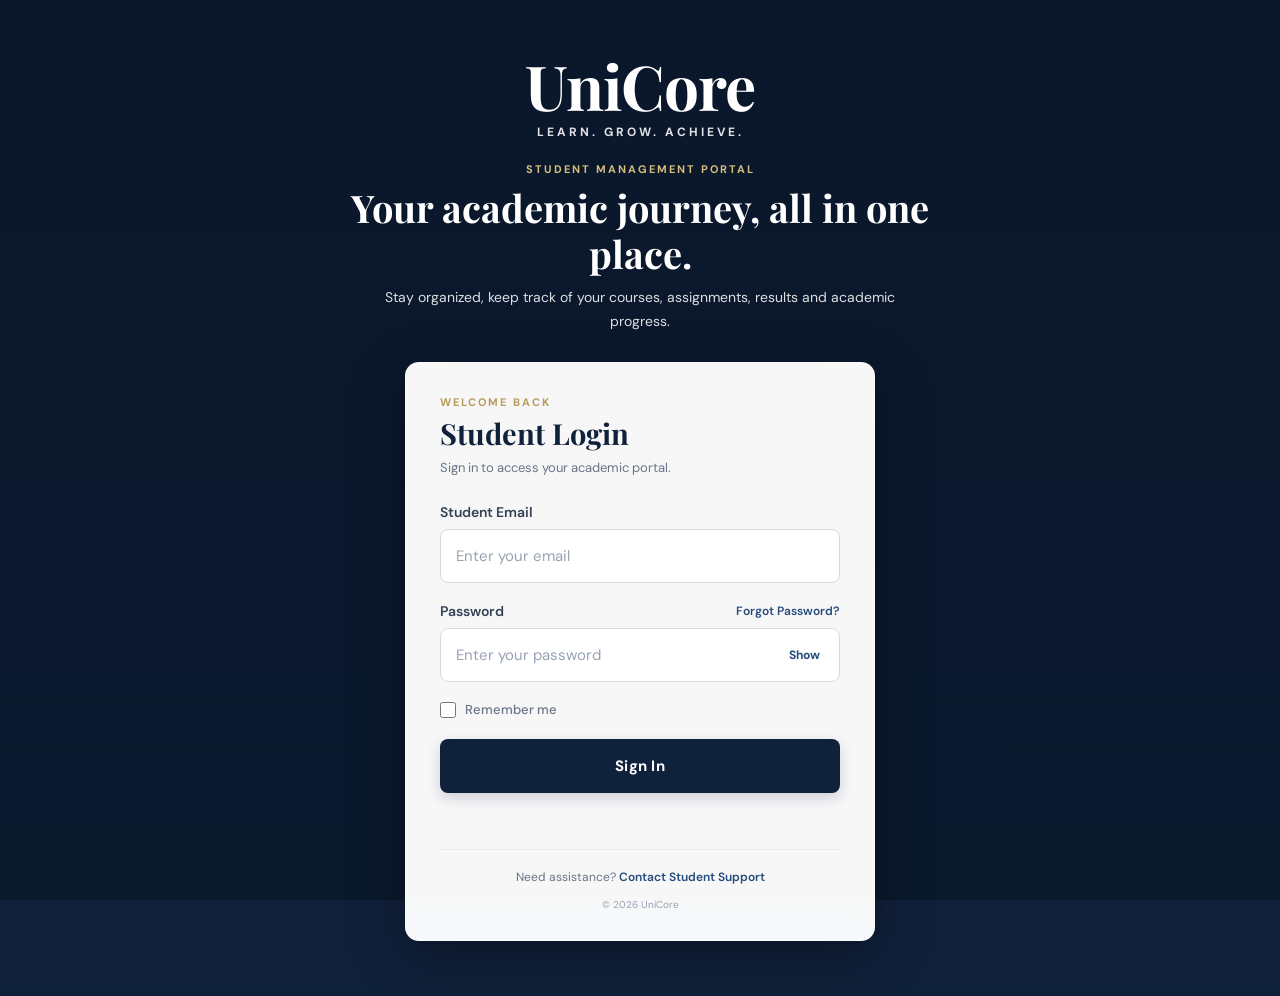
<file: index.html>
<!DOCTYPE html>
<html lang="en">

<head>
    <meta charset="UTF-8">
    <meta name="viewport" content="width=device-width, initial-scale=1.0">

    <title>UniCore | Student Login</title>

    <link rel="preconnect" href="https://fonts.googleapis.com">
    <link rel="preconnect" href="https://fonts.gstatic.com" crossorigin>

    <link href="https://fonts.googleapis.com/css2?family=DM+Sans:wght@400;500;600;700&family=Playfair+Display:wght@600;700&display=swap" rel="stylesheet">

    <link rel="stylesheet" href="style.css">
</head>

<body class="login-body">

    <div class="login-page">

        <!-- BACKGROUND -->
        <div class="login-background"></div>
        <div class="login-overlay"></div>


        <!-- LOGIN CONTENT -->
        <main class="login-content">

            <!-- BRAND -->
            <div class="login-brand">

                <h1>UniCore</h1>

                <p>LEARN. GROW. ACHIEVE.</p>

            </div>


            <!-- PORTAL INTRO -->
            <div class="login-intro">

                <span>
                    STUDENT MANAGEMENT PORTAL
                </span>

                <h2>
                    Your academic journey,
                    <strong>all in one place.</strong>
                </h2>

                <p>
                    Stay organized, keep track of your courses,
                    assignments, results and academic progress.
                </p>

            </div>


            <!-- LOGIN BOX -->
            <section class="login-box">

                <div class="login-heading">

                    <span>WELCOME BACK</span>

                    <h2>Student Login</h2>

                    <p>
                        Sign in to access your academic portal.
                    </p>

                </div>


                <form id="loginForm">

                    <!-- EMAIL -->
                    <div class="form-group">

                        <label for="email">
                            Student Email
                        </label>

                        <input
                            type="email"
                            id="email"
                            name="email"
                            placeholder="Enter your email"
                            required
                        >

                    </div>


                    <!-- PASSWORD -->
                    <div class="form-group">

                        <div class="password-label">

                            <label for="password">
                                Password
                            </label>

                            <a href="#" id="forgotPassword">
                                Forgot Password?
                            </a>

                        </div>


                        <div class="password-field">

                            <input
                                type="password"
                                id="password"
                                name="password"
                                placeholder="Enter your password"
                                required
                            >

                            <button
                                type="button"
                                id="togglePassword"
                                class="password-toggle"
                            >
                                Show
                            </button>

                        </div>

                    </div>


                    <!-- REMEMBER -->
                    <div class="remember-row">

                        <label class="remember-label">

                            <input
                                type="checkbox"
                                id="rememberMe"
                            >

                            <span>
                                Remember me
                            </span>

                        </label>

                    </div>


                    <!-- LOGIN BUTTON -->
                    <button
                        type="submit"
                        class="login-btn"
                    >
                        Sign In
                    </button>


                    <!-- MESSAGE -->
                    <p
                        id="loginMessage"
                        class="login-message"
                    ></p>

                </form>


                <!-- FOOTER -->
                <div class="login-footer">

                    <p>
                        Need assistance?
                        <a href="#">
                            Contact Student Support
                        </a>
                    </p>

                    <span>
                        © 2026 UniCore
                    </span>

                </div>

            </section>

        </main>

    </div>


    <script src="script.js"></script>

</body>

</html>
</file>
<file: style.css>
/* =========================================================
   UNICORE STUDENT PORTAL
   Professional Responsive Style Sheet
   ========================================================= */


/* =========================================================
   ROOT
   ========================================================= */

:root {
    --navy: #10213b;
    --navy-dark: #081426;
    --navy-soft: #17345a;

    --blue: #244b7a;
    --blue-light: #edf3f9;
    --blue-soft: #dce8f4;

    --gold: #b89a5a;
    --gold-light: #f5eedf;

    --white: #ffffff;
    --off-white: #f7f8fa;

    --grey-50: #f2f4f7;
    --grey-100: #e7ebf0;
    --grey-200: #d5dbe3;
    --grey-300: #c5ccd6;
    --grey-500: #697586;
    --grey-600: #475467;
    --grey-700: #344054;

    --black: #17202d;

    --success: #2f7d59;
    --warning: #a56b1f;
    --danger: #a74444;

    --sidebar-width: 250px;
    --header-height: 78px;

    --radius-sm: 7px;
    --radius-md: 10px;
    --radius-lg: 14px;

    --shadow-sm: 0 2px 10px rgba(16, 33, 59, 0.06);
    --shadow-md: 0 8px 25px rgba(16, 33, 59, 0.09);
    --shadow-lg: 0 15px 40px rgba(16, 33, 59, 0.12);
}


/* =========================================================
   RESET
   ========================================================= */

* {
    margin: 0;
    padding: 0;
    box-sizing: border-box;
}

html {
    scroll-behavior: smooth;
}

html,
body {
    width: 100%;
    min-height: 100%;
}

body {
    min-height: 100vh;
    font-family: "DM Sans", Arial, sans-serif;
    background: var(--off-white);
    color: var(--black);
    overflow-x: hidden;
}

button,
input,
select,
textarea {
    font-family: inherit;
}

button {
    cursor: pointer;
}

a {
    color: inherit;
    text-decoration: none;
}

img {
    max-width: 100%;
    display: block;
}

table {
    width: 100%;
    border-collapse: collapse;
}


/* =========================================================
   LOGIN PAGE
   ========================================================= */

body:has(.login-page) {
    background: var(--navy);
    overflow-x: hidden;
}

body:has(.login-page) .portal,
body:has(.login-page) .sidebar,
body:has(.login-page) .sidebar-overlay,
body:has(.login-page) .main-area,
body:has(.login-page) .main-content,
body:has(.login-page) .dashboard-header {
    display: none !important;
}

.login-page {
    width: 100%;
    min-height: 100vh;
    min-height: 100dvh;

    position: relative;

    display: flex;
    align-items: stretch;

    overflow: hidden;

    background:
        linear-gradient(
            rgba(8, 20, 38, 0.62),
            rgba(16, 33, 59, 0.72)
        ),
        url("https://images.unsplash.com/photo-1564981797816-1043664bf78d?auto=format&fit=crop&w=2000&q=90")
        center center / cover no-repeat;
}


/* Keep background visible even if login visual exists */

.login-page .login-visual {
    width: 52%;
    min-height: 100vh;

    position: relative;

    display: flex;
    align-items: center;

    padding: 60px;

    color: var(--white);

    background:
        linear-gradient(
            rgba(16, 33, 59, 0.38),
            rgba(16, 33, 59, 0.58)
        ),
        url("https://images.unsplash.com/photo-1564981797816-1043664bf78d?auto=format&fit=crop&w=2000&q=90")
        center center / cover no-repeat;
}

.login-visual-content {
    width: 100%;
    max-width: 570px;
    position: relative;
    z-index: 2;
}

.login-brand {
    margin-bottom: 25px;
}

.login-brand h1 {
    font-family: "Playfair Display", Georgia, serif;
    font-size: clamp(42px, 5vw, 64px);
    line-height: 1;
    margin-bottom: 10px;
    letter-spacing: -1px;
}

.login-brand span {
    font-size: 13px;
    letter-spacing: 2px;
    text-transform: uppercase;
    opacity: 0.9;
}

.login-visual-content h2 {
    max-width: 560px;

    font-family: "Playfair Display", Georgia, serif;
    font-size: clamp(28px, 3.5vw, 46px);
    line-height: 1.15;

    margin-bottom: 18px;
}

.login-visual-content p {
    max-width: 510px;

    font-size: 15px;
    line-height: 1.8;

    color: rgba(255, 255, 255, 0.9);
}


/* ---------- LOGIN FORM SIDE ---------- */

.login-form-side {
    width: 48%;
    min-height: 100vh;

    padding: 50px 70px;

    display: flex;
    align-items: center;
    justify-content: center;

    background: rgba(255, 255, 255, 0.97);
}

.login-box {
    width: 100%;
    max-width: 450px;
}

.login-box-header {
    margin-bottom: 32px;
}

.login-box-header span {
    display: block;

    margin-bottom: 9px;

    color: var(--gold);

    font-size: 11px;
    font-weight: 700;
    letter-spacing: 2px;
    text-transform: uppercase;
}

.login-box-header h1 {
    font-family: "Playfair Display", Georgia, serif;

    color: var(--navy);

    font-size: 34px;
    line-height: 1.2;

    margin-bottom: 10px;
}

.login-box-header p {
    color: var(--grey-500);

    font-size: 14px;
    line-height: 1.65;
}

.login-form {
    width: 100%;
}

.form-group {
    margin-bottom: 19px;
}

.form-group label {
    display: block;

    margin-bottom: 8px;

    color: var(--grey-700);

    font-size: 13px;
    font-weight: 600;
}

.form-group input {
    width: 100%;
    height: 48px;

    padding: 0 14px;

    border: 1px solid var(--grey-200);
    border-radius: var(--radius-sm);

    outline: none;

    background: var(--white);
    color: var(--black);

    font-size: 14px;

    transition: 0.2s ease;
}

.form-group input:hover {
    border-color: var(--grey-300);
}

.form-group input:focus {
    border-color: var(--blue);

    box-shadow:
        0 0 0 3px rgba(36, 75, 122, 0.09);
}

.password-wrapper {
    position: relative;
}

.password-wrapper input {
    padding-right: 70px;
}

.password-toggle {
    position: absolute;

    top: 50%;
    right: 12px;

    transform: translateY(-50%);

    border: none;

    background: transparent;

    color: var(--blue);

    font-size: 12px;
    font-weight: 600;
}

.password-toggle:hover {
    color: var(--navy);
}

.login-options {
    display: flex;
    align-items: center;
    justify-content: space-between;

    gap: 15px;

    margin: 5px 0 22px;
}

.remember-me {
    display: flex;
    align-items: center;

    gap: 7px;

    color: var(--grey-500);

    font-size: 12px;
}

.remember-me input {
    accent-color: var(--blue);
}

.forgot-password {
    border: none;

    background: transparent;

    color: var(--blue);

    font-size: 12px;
    font-weight: 600;
}

.forgot-password:hover {
    color: var(--navy);
    text-decoration: underline;
}

.login-button {
    width: 100%;
    height: 49px;

    border: none;
    border-radius: var(--radius-sm);

    background: var(--navy);
    color: var(--white);

    font-size: 14px;
    font-weight: 700;

    transition: 0.2s ease;
}

.login-button:hover {
    background: var(--blue);
    transform: translateY(-1px);

    box-shadow:
        0 7px 18px rgba(16, 33, 59, 0.16);
}

.login-message {
    min-height: 20px;

    margin-top: 13px;

    color: var(--danger);

    font-size: 12px;
    line-height: 1.5;
}

.login-footer {
    margin-top: 30px;
    padding-top: 20px;

    border-top: 1px solid var(--grey-100);

    color: var(--grey-500);

    font-size: 11px;
    line-height: 1.6;
}


/* =========================================================
   PORTAL
   ========================================================= */

.portal {
    width: 100%;
    min-height: 100vh;

    position: relative;

    display: block;

    overflow-x: hidden;
}


/* =========================================================
   SIDEBAR
   ========================================================= */

.sidebar {
    width: var(--sidebar-width);
    height: 100vh;
    height: 100dvh;

    position: fixed;

    top: 0;
    left: 0;

    z-index: 1000;

    display: flex;
    flex-direction: column;

    background: var(--navy);
    color: var(--white);

    overflow-y: auto;
    overflow-x: hidden;

    scrollbar-width: thin;
}

.sidebar::-webkit-scrollbar {
    width: 4px;
}

.sidebar::-webkit-scrollbar-thumb {
    background: rgba(255, 255, 255, 0.18);
}


/* ---------- SIDEBAR BRAND ---------- */

.sidebar-brand {
    min-height: 100px;

    padding: 28px 24px 22px;

    border-bottom:
        1px solid rgba(255, 255, 255, 0.1);
}

.sidebar-brand h1 {
    font-family: "Playfair Display", Georgia, serif;

    font-size: 28px;
    line-height: 1;

    margin-bottom: 8px;
}

.sidebar-brand span {
    color: rgba(255, 255, 255, 0.65);

    font-size: 10px;
    letter-spacing: 1.4px;

    text-transform: uppercase;
}


/* ---------- SIDEBAR NAV ---------- */

.sidebar-nav {
    flex: 1;

    padding: 22px 14px;
}

.sidebar-nav a {
    width: 100%;
    min-height: 46px;

    display: flex;
    align-items: center;

    padding: 0 14px;

    margin-bottom: 5px;

    border-radius: var(--radius-sm);

    color: rgba(255, 255, 255, 0.72);

    font-size: 13px;
    font-weight: 500;

    transition:
        background 0.2s ease,
        color 0.2s ease,
        transform 0.2s ease;
}

.sidebar-nav a:hover {
    background: rgba(255, 255, 255, 0.08);

    color: var(--white);

    transform: translateX(2px);
}

.sidebar-nav a.active {
    background: rgba(255, 255, 255, 0.13);

    color: var(--white);

    box-shadow:
        inset 3px 0 0 var(--gold);
}


/* ---------- SIDEBAR BOTTOM ---------- */

.sidebar-bottom {
    padding: 18px 14px 22px;

    border-top:
        1px solid rgba(255, 255, 255, 0.1);
}

.logout-button {
    width: 100%;
    height: 42px;

    border:
        1px solid rgba(255, 255, 255, 0.16);

    border-radius: var(--radius-sm);

    background: rgba(255, 255, 255, 0.05);

    color: var(--white);

    font-size: 13px;
    font-weight: 600;

    transition: 0.2s ease;
}

.logout-button:hover {
    background: rgba(255, 255, 255, 0.12);
}


/* =========================================================
   MAIN AREA
   ========================================================= */

/*
   IMPORTANT:
   Sidebar = 250px fixed
   Main area starts exactly after sidebar.
*/

.main-area {
    width: calc(100% - var(--sidebar-width));

    min-height: 100vh;

    margin-left: var(--sidebar-width);

    position: relative;

    overflow-x: hidden;
}


/* =========================================================
   HEADER
   ========================================================= */

.dashboard-header {
    width: 100%;
    min-height: var(--header-height);

    padding: 16px 34px;

    display: flex;
    align-items: center;
    justify-content: space-between;

    gap: 25px;

    background: var(--white);

    border-bottom:
        1px solid var(--grey-100);

    position: relative;
    z-index: 20;
}

.header-left {
    min-width: 0;

    display: flex;
    align-items: center;

    gap: 15px;
}

.header-title {
    min-width: 0;
}

.header-label {
    display: block;

    margin-bottom: 3px;

    color: var(--gold);

    font-size: 9px;
    font-weight: 700;

    letter-spacing: 1.8px;
}

.dashboard-header h2 {
    color: var(--navy);

    font-family: "Playfair Display", Georgia, serif;

    font-size: 24px;
    line-height: 1.2;
}


/* ---------- MENU BUTTON ---------- */

.menu-toggle {
    display: none;

    width: 40px;
    height: 40px;

    flex-shrink: 0;

    align-items: center;
    justify-content: center;

    border:
        1px solid var(--grey-200);

    border-radius: var(--radius-sm);

    background: var(--white);

    color: var(--navy);

    font-size: 19px;
}

.menu-toggle:hover {
    background: var(--grey-50);
}


/* ---------- MINI PROFILE ---------- */

.mini-profile {
    display: flex;
    align-items: center;

    gap: 10px;

    flex-shrink: 0;
}

.mini-avatar {
    width: 40px;
    height: 40px;

    flex-shrink: 0;

    display: flex;
    align-items: center;
    justify-content: center;

    border-radius: 50%;

    background: var(--blue-light);
    color: var(--blue);

    font-size: 12px;
    font-weight: 700;
}

.mini-profile strong {
    display: block;

    color: var(--navy);

    font-size: 12px;

    margin-bottom: 2px;
}

.mini-profile span {
    display: block;

    color: var(--grey-500);

    font-size: 10px;
}


/* =========================================================
   COMMON CONTENT CONTAINER
   ========================================================= */

.dashboard-content,
.page-content,
.courses-content,
.assignments-content,
.timetable-content,
.results-content,
.announcements-content,
.profile-content,
.help-content {
    width: 100%;
    max-width: 1500px;

    margin: 0 auto;

    padding: 34px;
}


/*
   Prevent content from becoming wider than the main area.
*/

.dashboard-content > *,
.page-content > *,
.courses-content > *,
.assignments-content > *,
.timetable-content > *,
.results-content > *,
.announcements-content > *,
.profile-content > *,
.help-content > * {
    max-width: 100%;
}


/* =========================================================
   GENERAL LABELS
   ========================================================= */

.section-label {
    display: block;

    margin-bottom: 7px;

    color: var(--gold);

    font-size: 9px;
    font-weight: 700;

    letter-spacing: 1.7px;

    text-transform: uppercase;
}


/* =========================================================
   WELCOME CARD
   ========================================================= */

.welcome-card {
    width: 100%;
    min-height: 185px;

    padding: 34px;

    display: flex;
    align-items: center;
    justify-content: space-between;

    gap: 30px;

    border-radius: var(--radius-md);

    background:
        linear-gradient(
            135deg,
            var(--navy),
            #1c3d65
        );

    color: var(--white);

    box-shadow: var(--shadow-md);

    overflow: hidden;
}

.welcome-card .section-label {
    color: #d7bd7d;
}

.welcome-card h1 {
    font-family: "Playfair Display", Georgia, serif;

    font-size: 32px;
    line-height: 1.15;

    margin-bottom: 10px;
}

.welcome-card p {
    max-width: 690px;

    color: rgba(255, 255, 255, 0.78);

    font-size: 13px;
    line-height: 1.75;
}

.welcome-date {
    min-width: 125px;

    padding: 18px;

    text-align: center;

    border-left:
        1px solid rgba(255, 255, 255, 0.18);
}

.welcome-date span {
    display: block;

    color: rgba(255, 255, 255, 0.6);

    font-size: 9px;
    letter-spacing: 1.3px;

    margin-bottom: 7px;
}

.welcome-date strong {
    font-family: "Playfair Display", Georgia, serif;

    font-size: 28px;
}


/* =========================================================
   STATS
   ========================================================= */

.stats-grid {
    width: 100%;

    display: grid;

    grid-template-columns:
        repeat(4, minmax(0, 1fr));

    gap: 18px;

    margin-top: 20px;
}

.stat-card {
    min-width: 0;
    min-height: 105px;

    padding: 20px;

    display: flex;
    align-items: center;

    gap: 15px;

    background: var(--white);

    border:
        1px solid var(--grey-100);

    border-radius: var(--radius-md);

    box-shadow: var(--shadow-sm);

    overflow: hidden;
}

.stat-icon {
    width: 44px;
    height: 44px;

    flex-shrink: 0;

    display: flex;
    align-items: center;
    justify-content: center;

    border-radius: 8px;

    background: var(--blue-light);
    color: var(--blue);

    font-size: 10px;
    font-weight: 700;
}

.stat-card span {
    display: block;

    margin-bottom: 4px;

    color: var(--grey-500);

    font-size: 11px;
}

.stat-card strong {
    display: block;

    color: var(--navy);

    font-size: 22px;
}


/* =========================================================
   DASHBOARD COLUMNS
   ========================================================= */

.dashboard-columns {
    width: 100%;

    display: grid;

    grid-template-columns:
        repeat(2, minmax(0, 1fr));

    gap: 20px;

    margin-top: 20px;
}

.dashboard-card {
    min-width: 0;
    width: 100%;

    padding: 25px;

    background: var(--white);

    border:
        1px solid var(--grey-100);

    border-radius: var(--radius-md);

    box-shadow: var(--shadow-sm);

    overflow: hidden;
}

.card-heading,
.reminders-header {
    display: flex;
    align-items: flex-start;
    justify-content: space-between;

    gap: 20px;

    margin-bottom: 22px;
}

.card-heading h2,
.reminders-header h2 {
    color: var(--navy);

    font-family: "Playfair Display", Georgia, serif;

    font-size: 20px;
    line-height: 1.3;
}

.card-heading a,
.announcement-content a {
    color: var(--blue);

    font-size: 11px;
    font-weight: 700;

    white-space: nowrap;
}

.card-heading a:hover,
.announcement-content a:hover {
    text-decoration: underline;
}


/* =========================================================
   CLASS LIST
   ========================================================= */

.class-list,
.assignment-list {
    display: flex;
    flex-direction: column;

    width: 100%;
}

.class-item,
.assignment-item {
    width: 100%;

    display: flex;
    align-items: center;

    gap: 15px;

    padding: 15px 0;

    border-top:
        1px solid var(--grey-100);
}

.class-item:first-child,
.assignment-item:first-child {
    border-top: none;
    padding-top: 0;
}

.class-time {
    width: 54px;

    flex-shrink: 0;

    text-align: center;
}

.class-time strong {
    display: block;

    color: var(--navy);

    font-size: 15px;
}

.class-time span {
    color: var(--grey-500);

    font-size: 9px;
    font-weight: 600;
}

.class-info,
.assignment-info {
    min-width: 0;
    flex: 1;
}

.class-info h3,
.assignment-info h3 {
    color: var(--navy);

    font-size: 13px;
    line-height: 1.4;

    margin-bottom: 4px;
}

.class-info p,
.assignment-info p {
    color: var(--grey-500);

    font-size: 11px;
    line-height: 1.5;
}

.assignment-date {
    width: 48px;
    height: 48px;

    flex-shrink: 0;

    display: flex;
    flex-direction: column;

    align-items: center;
    justify-content: center;

    border-radius: 7px;

    background: var(--gold-light);
}

.assignment-date strong {
    color: var(--navy);

    font-size: 17px;
    line-height: 1;
}

.assignment-date span {
    color: var(--gold);

    font-size: 8px;
    font-weight: 700;

    margin-top: 3px;
}


/* =========================================================
   STUDY REMINDERS
   ========================================================= */

.study-reminders {
    width: 100%;
    margin-top: 20px;
}

.add-reminder-button {
    height: 38px;

    padding: 0 15px;

    border: none;
    border-radius: 6px;

    background: var(--navy);
    color: var(--white);

    font-size: 11px;
    font-weight: 600;
}

.add-reminder-button:hover {
    background: var(--blue);
}

.reminder-form {
    display: none;

    grid-template-columns:
        minmax(0, 1fr) auto auto;

    gap: 8px;

    margin-bottom: 18px;
}

.reminder-form.show {
    display: grid;
}

.reminder-form input {
    min-width: 0;

    height: 40px;

    padding: 0 12px;

    border:
        1px solid var(--grey-200);

    border-radius: 6px;

    outline: none;

    font-size: 12px;
}

.reminder-form input:focus {
    border-color: var(--blue);
}

.reminder-form button {
    height: 40px;

    padding: 0 15px;

    border: none;
    border-radius: 6px;

    background: var(--navy);
    color: var(--white);

    font-size: 11px;
    font-weight: 600;
}

.reminder-form .cancel-reminder {
    background: var(--grey-100);
    color: var(--grey-700);
}

.reminders-list {
    display: flex;
    flex-direction: column;
}

.reminder-item {
    min-height: 48px;

    padding: 12px 0;

    display: flex;
    align-items: center;
    justify-content: space-between;

    gap: 15px;

    border-top:
        1px solid var(--grey-100);
}

.reminder-item label {
    min-width: 0;

    display: flex;
    align-items: center;

    gap: 10px;
}

.reminder-item input {
    flex-shrink: 0;

    accent-color: var(--blue);
}

.reminder-item label span {
    color: var(--grey-700);

    font-size: 12px;

    overflow-wrap: anywhere;
}

.reminder-time {
    flex-shrink: 0;

    color: var(--grey-500);

    font-size: 10px;
}

.reminder-item.completed label span {
    color: var(--grey-500);

    text-decoration: line-through;
}


/* =========================================================
   PROGRESS
   ========================================================= */

.dashboard-card:has(.progress-list) {
    margin-top: 20px;
}

.progress-list {
    display: flex;
    flex-direction: column;

    gap: 20px;
}

.progress-item {
    width: 100%;
}

.progress-heading {
    display: flex;
    align-items: center;
    justify-content: space-between;

    gap: 15px;

    margin-bottom: 8px;
}

.progress-heading span {
    color: var(--grey-700);

    font-size: 12px;
}

.progress-heading strong {
    color: var(--navy);

    font-size: 11px;
}

.progress-track {
    width: 100%;
    height: 7px;

    overflow: hidden;

    border-radius: 20px;

    background: var(--grey-100);
}

.progress-fill {
    height: 100%;

    border-radius: inherit;

    background: var(--blue);
}


/* =========================================================
   DASHBOARD ANNOUNCEMENT
   ========================================================= */

.announcement-card {
    width: 100%;

    margin-top: 20px;

    display: flex;
    align-items: flex-start;

    gap: 18px;
}

.announcement-icon {
    width: 42px;
    height: 42px;

    flex-shrink: 0;

    display: flex;
    align-items: center;
    justify-content: center;

    border-radius: 50%;

    background: var(--gold-light);
    color: var(--gold);

    font-weight: 700;
}

.announcement-content {
    min-width: 0;
    flex: 1;
}

.announcement-content h2 {
    color: var(--navy);

    font-family: "Playfair Display", Georgia, serif;

    font-size: 20px;

    margin-bottom: 8px;
}

.announcement-content p {
    max-width: 900px;

    margin-bottom: 12px;

    color: var(--grey-500);

    font-size: 12px;
    line-height: 1.7;
}


/* =========================================================
   COMMON INNER PAGE
   ========================================================= */

.page-grid,
.courses-grid,
.assignments-grid {
    width: 100%;
    min-width: 0;
}

.courses-grid,
.assignments-grid {
    display: grid;

    grid-template-columns:
        repeat(3, minmax(0, 1fr));

    gap: 20px;
}

.course-card,
.assignment-card,
.announcement-item,
.profile-card,
.help-card {
    min-width: 0;

    background: var(--white);

    border:
        1px solid var(--grey-100);

    border-radius: var(--radius-md);

    box-shadow: var(--shadow-sm);

    overflow: hidden;
}

.course-card:hover,
.assignment-card:hover,
.announcement-item:hover,
.profile-card:hover,
.help-card:hover {
    box-shadow: var(--shadow-md);
}


/* =========================================================
   PAGE HEADINGS
   ========================================================= */

.page-content h1,
.courses-content h1,
.assignments-content h1,
.timetable-content h1,
.results-content h1,
.announcements-content h1,
.profile-content h1,
.help-content h1 {
    color: var(--navy);

    font-family: "Playfair Display", Georgia, serif;

    font-size: 30px;
    line-height: 1.25;

    margin-bottom: 8px;
}

.page-content > p,
.courses-content > p,
.assignments-content > p,
.timetable-content > p,
.results-content > p,
.announcements-content > p,
.profile-content > p,
.help-content > p {
    color: var(--grey-500);

    font-size: 13px;
    line-height: 1.7;
}


/* =========================================================
   SEARCH / FILTER AREA
   ========================================================= */

.search-box,
.filter-box,
.page-tools {
    display: flex;
    align-items: center;

    gap: 10px;

    flex-wrap: wrap;
}

.search-box input,
.filter-select,
.search-input {
    height: 42px;

    padding: 0 13px;

    border:
        1px solid var(--grey-200);

    border-radius: 6px;

    background: var(--white);

    outline: none;

    color: var(--black);

    font-size: 12px;
}

.search-box input {
    min-width: 220px;
}

.search-box input:focus,
.filter-select:focus,
.search-input:focus {
    border-color: var(--blue);

    box-shadow:
        0 0 0 3px rgba(36, 75, 122, 0.07);
}


/* =========================================================
   COMMON BUTTONS
   ========================================================= */

.course-button,
.course-btn,
.assignment-action,
.assignment-btn,
.announcement-read,
.announcement-read-more {
    border: none;

    border-radius: 6px;

    background: var(--navy);
    color: var(--white);

    font-size: 11px;
    font-weight: 600;

    padding: 10px 14px;

    transition: 0.2s ease;
}

.course-button:hover,
.course-btn:hover,
.assignment-action:hover,
.assignment-btn:hover,
.announcement-read:hover,
.announcement-read-more:hover {
    background: var(--blue);

    transform: translateY(-1px);
}


/* =========================================================
   COURSE / ASSIGNMENT CARD SUPPORT
   ========================================================= */

.course-card,
.assignment-card {
    padding: 22px;
}

.course-card h2,
.course-card h3,
.assignment-card h2,
.assignment-card h3 {
    color: var(--navy);

    line-height: 1.4;

    margin-bottom: 7px;
}

.course-card p,
.assignment-card p {
    color: var(--grey-500);

    font-size: 12px;
    line-height: 1.65;
}

.course-card .course-button,
.course-card .course-btn,
.assignment-card .assignment-action,
.assignment-card .assignment-btn {
    margin-top: 16px;
}


/* =========================================================
   ANNOUNCEMENT PAGE
   ========================================================= */

.announcements-content {
    overflow: visible;
}

.announcements-content .announcement-item {
    width: 100%;

    padding: 24px;

    margin-bottom: 18px;
}

.announcement-item h2,
.announcement-item h3 {
    color: var(--navy);

    font-family: "Playfair Display", Georgia, serif;

    line-height: 1.4;

    margin-bottom: 8px;
}

.announcement-item p {
    color: var(--grey-500);

    font-size: 12px;
    line-height: 1.7;

    overflow-wrap: anywhere;
}

.announcement-category {
    display: inline-block;

    margin-bottom: 10px;

    padding: 5px 9px;

    border-radius: 20px;

    background: var(--blue-light);

    color: var(--blue);

    font-size: 9px;
    font-weight: 700;

    letter-spacing: 0.7px;

    text-transform: uppercase;
}

.announcement-extra {
    display: none;

    margin-top: 12px;

    color: var(--grey-500);

    font-size: 12px;
    line-height: 1.7;
}


/* =========================================================
   RESULTS PAGE
   ========================================================= */

.results-content {
    overflow-x: hidden;
}

.results-table-wrapper {
    width: 100%;

    margin-top: 22px;

    overflow-x: auto;

    background: var(--white);

    border:
        1px solid var(--grey-100);

    border-radius: var(--radius-md);

    box-shadow: var(--shadow-sm);
}

.results-table {
    width: 100%;
    min-width: 650px;

    border-collapse: collapse;
}

.results-table th {
    padding: 15px;

    background: var(--navy);

    color: var(--white);

    text-align: left;

    font-size: 11px;
    font-weight: 700;

    white-space: nowrap;
}

.results-table td {
    padding: 15px;

    border-bottom:
        1px solid var(--grey-100);

    color: var(--grey-700);

    font-size: 12px;
}

.results-table tbody tr:hover {
    background: var(--off-white);
}

.results-table tbody tr:last-child td {
    border-bottom: none;
}

.result-pass,
.result-success,
.grade-pass {
    color: var(--success);

    font-weight: 700;
}

.result-warning,
.grade-warning {
    color: var(--warning);

    font-weight: 700;
}

.result-fail,
.grade-fail {
    color: var(--danger);

    font-weight: 700;
}


/* =========================================================
   TIMETABLE SUPPORT
   ========================================================= */

.timetable-table-wrapper {
    width: 100%;

    margin-top: 22px;

    overflow-x: auto;

    background: var(--white);

    border:
        1px solid var(--grey-100);

    border-radius: var(--radius-md);

    box-shadow: var(--shadow-sm);
}

.timetable-table {
    width: 100%;
    min-width: 700px;

    border-collapse: collapse;
}

.timetable-table th {
    padding: 14px;

    background: var(--navy);

    color: var(--white);

    font-size: 11px;

    text-align: left;
}

.timetable-table td {
    padding: 14px;

    border-bottom:
        1px solid var(--grey-100);

    color: var(--grey-700);

    font-size: 12px;
}

.timetable-table tr:last-child td {
    border-bottom: none;
}

.timetable-table tr:hover td {
    background: var(--off-white);
}


/* =========================================================
   PROFILE SUPPORT
   ========================================================= */

.profile-grid {
    width: 100%;

    display: grid;

    grid-template-columns:
        minmax(240px, 0.8fr)
        minmax(0, 1.6fr);

    gap: 20px;

    margin-top: 22px;
}

.profile-card {
    padding: 25px;
}

.profile-card h2,
.profile-card h3 {
    color: var(--navy);

    font-family: "Playfair Display", Georgia, serif;

    margin-bottom: 15px;
}

.profile-card p {
    color: var(--grey-500);

    font-size: 12px;
    line-height: 1.7;
}

.profile-status {
    cursor: pointer;
}


/* =========================================================
   HELP SUPPORT
   ========================================================= */

.help-grid {
    width: 100%;

    display: grid;

    grid-template-columns:
        repeat(2, minmax(0, 1fr));

    gap: 20px;

    margin-top: 22px;
}

.help-card {
    padding: 24px;
}

.help-card h2,
.help-card h3 {
    color: var(--navy);

    font-family: "Playfair Display", Georgia, serif;

    margin-bottom: 9px;
}

.help-card p {
    color: var(--grey-500);

    font-size: 12px;
    line-height: 1.7;
}


/* =========================================================
   FAQ
   ========================================================= */

.faq-item {
    border-top:
        1px solid var(--grey-100);
}

.faq-question {
    width: 100%;

    padding: 16px 0;

    border: none;

    background: transparent;

    color: var(--navy);

    text-align: left;

    font-size: 13px;
    font-weight: 600;
}

.faq-answer {
    display: none;

    padding: 0 0 16px;

    color: var(--grey-500);

    font-size: 12px;
    line-height: 1.7;
}

.faq-item.open .faq-answer {
    display: block;
}


/* =========================================================
   SUPPORT FORM
   ========================================================= */

#supportForm {
    width: 100%;
}

#supportForm input,
#supportForm textarea {
    width: 100%;

    border:
        1px solid var(--grey-200);

    border-radius: 7px;

    background: var(--white);

    outline: none;

    padding: 12px;

    font-size: 12px;
}

#supportForm textarea {
    min-height: 120px;

    resize: vertical;
}

#supportForm input:focus,
#supportForm textarea:focus {
    border-color: var(--blue);

    box-shadow:
        0 0 0 3px rgba(36, 75, 122, 0.07);
}


/* =========================================================
   FOOTER
   ========================================================= */

.dashboard-footer {
    width: 100%;

    padding: 25px 0 5px;

    display: flex;
    align-items: center;
    justify-content: space-between;

    gap: 15px;

    color: var(--grey-500);

    font-size: 10px;
}

.dashboard-footer span {
    color: var(--blue);

    font-weight: 600;
}


/* =========================================================
   MOBILE SIDEBAR OVERLAY
   ========================================================= */

.sidebar-overlay {
    display: none;

    position: fixed;

    inset: 0;

    z-index: 900;

    background:
        rgba(10, 23, 43, 0.5);
}

.sidebar-overlay.show {
    display: block;
}


/* =========================================================
   LARGE TABLETS
   ========================================================= */

@media (max-width: 1100px) {

    :root {
        --sidebar-width: 230px;
    }

    .dashboard-content,
    .page-content,
    .courses-content,
    .assignments-content,
    .timetable-content,
    .results-content,
    .announcements-content,
    .profile-content,
    .help-content {
        padding: 26px;
    }

    .dashboard-header {
        padding: 16px 26px;
    }

    .stats-grid {
        grid-template-columns:
            repeat(2, minmax(0, 1fr));
    }

    .courses-grid,
    .assignments-grid {
        grid-template-columns:
            repeat(2, minmax(0, 1fr));
    }

    .profile-grid {
        grid-template-columns: 1fr;
    }

    .login-form-side {
        padding: 45px;
    }

    .login-visual {
        padding: 45px;
    }
}


/* =========================================================
   TABLET
   ========================================================= */

@media (max-width: 850px) {

    :root {
        --sidebar-width: 250px;
    }

    .sidebar {
        transform: translateX(-100%);

        transition:
            transform 0.25s ease;

        box-shadow:
            10px 0 30px rgba(10, 23, 43, 0.18);
    }

    .sidebar.open {
        transform: translateX(0);
    }

    /*
       Critical mobile fix:
       Main area takes full screen when sidebar is closed.
    */

    .main-area {
        width: 100%;

        margin-left: 0;
    }

    .menu-toggle {
        display: flex;
    }

    .dashboard-header {
        padding: 14px 20px;
    }

    .dashboard-content,
    .page-content,
    .courses-content,
    .assignments-content,
    .timetable-content,
    .results-content,
    .announcements-content,
    .profile-content,
    .help-content {
        padding: 22px 20px;
    }

    .dashboard-columns {
        grid-template-columns: 1fr;
    }

    .welcome-card {
        padding: 28px;
    }

    .login-page {
        background-position: center;
    }

    .login-visual {
        width: 48%;

        padding: 35px;
    }

    .login-form-side {
        width: 52%;

        padding: 35px;
    }

    .help-grid {
        grid-template-columns: 1fr;
    }
}


/* =========================================================
   MOBILE
   ========================================================= */

@media (max-width: 700px) {

    /*
       Login stays over the background image.
       No white blank screen.
    */

    .login-page {
        display: flex;

        align-items: center;
        justify-content: center;

        padding: 20px;

        background:
            linear-gradient(
                rgba(8, 20, 38, 0.66),
                rgba(16, 33, 59, 0.76)
            ),
            url("https://images.unsplash.com/photo-1564981797816-1043664bf78d?auto=format&fit=crop&w=1600&q=90")
            center center / cover no-repeat;
    }

    .login-visual {
        display: none;
    }

    /*
       The login form becomes a professional
       semi-solid card instead of a full white page.
    */

    .login-form-side {
        width: 100%;

        min-height: auto;

        padding: 30px 22px;

        border-radius: 14px;

        background:
            rgba(255, 255, 255, 0.97);

        box-shadow:
            0 20px 60px rgba(0, 0, 0, 0.22);
    }

    .login-box {
        max-width: 500px;
    }

    .login-box-header h1 {
        font-size: 30px;
    }

    .dashboard-header {
        min-height: 70px;
    }

    .mini-profile {
        display: none;
    }

    .dashboard-content,
    .page-content,
    .courses-content,
    .assignments-content,
    .timetable-content,
    .results-content,
    .announcements-content,
    .profile-content,
    .help-content {
        padding: 18px 14px;
    }

    .dashboard-content,
    .page-content,
    .courses-content,
    .assignments-content,
    .timetable-content,
    .results-content,
    .announcements-content,
    .profile-content,
    .help-content {
        overflow-x: hidden;
    }

    .welcome-card {
        min-height: auto;

        padding: 24px;

        display: block;
    }

    .welcome-card h1 {
        font-size: 28px;
    }

    .welcome-card p {
        font-size: 12px;
    }

    .welcome-date {
        width: fit-content;

        min-width: 0;

        margin-top: 22px;

        padding: 12px 0 0;

        border-left: none;

        border-top:
            1px solid rgba(255, 255, 255, 0.18);
    }

    .stats-grid {
        grid-template-columns:
            repeat(2, minmax(0, 1fr));

        gap: 12px;
    }

    .stat-card {
        min-height: 92px;

        padding: 14px;

        gap: 10px;
    }

    .stat-icon {
        width: 38px;
        height: 38px;
    }

    .stat-card span {
        font-size: 10px;
    }

    .stat-card strong {
        font-size: 19px;
    }

    .dashboard-card {
        padding: 20px;
    }

    .card-heading h2,
    .reminders-header h2 {
        font-size: 18px;
    }

    .reminders-header {
        flex-direction: column;
    }

    .reminder-form {
        grid-template-columns: 1fr;
    }

    .reminder-form button {
        width: 100%;
    }

    .announcement-card {
        flex-direction: column;
    }

    .dashboard-footer {
        flex-direction: column;

        align-items: flex-start;

        padding-bottom: 15px;
    }

    .courses-grid,
    .assignments-grid {
        grid-template-columns: 1fr;
    }

    .page-content h1,
    .courses-content h1,
    .assignments-content h1,
    .timetable-content h1,
    .results-content h1,
    .announcements-content h1,
    .profile-content h1,
    .help-content h1 {
        font-size: 26px;
    }

    .search-box input {
        width: 100%;
        min-width: 0;
    }

    .search-box,
    .filter-box,
    .page-tools {
        width: 100%;
        align-items: stretch;
    }

    .filter-select {
        width: 100%;
    }

    .results-table-wrapper,
    .timetable-table-wrapper {
        margin-left: 0;
        margin-right: 0;

        max-width: 100%;
    }
}


/* =========================================================
   VERY SMALL MOBILE
   ========================================================= */

@media (max-width: 430px) {

    .login-page {
        padding: 12px;
    }

    .login-form-side {
        padding: 25px 18px;
    }

    .login-box-header {
        margin-bottom: 25px;
    }

    .login-box-header h1 {
        font-size: 27px;
    }

    .dashboard-header {
        padding: 12px 14px;
    }

    .dashboard-header h2 {
        font-size: 20px;
    }

    .stats-grid {
        grid-template-columns: 1fr;
    }

    .stat-card {
        min-height: 78px;
    }

    .class-item,
    .assignment-item {
        gap: 10px;
    }

    .class-time {
        width: 45px;
    }

    .class-info h3,
    .assignment-info h3 {
        font-size: 12px;
    }

    .class-info p,
    .assignment-info p {
        font-size: 10px;
    }

    .reminder-item {
        align-items: flex-start;
    }

    .reminder-time {
        font-size: 9px;
    }

    .welcome-card {
        padding: 20px;
    }

    .dashboard-card {
        padding: 17px;
    }

    .announcements-content .announcement-item {
        padding: 18px;
    }
}


/* =========================================================
   PRINT
   ========================================================= */

@media print {

    .sidebar,
    .sidebar-overlay,
    .dashboard-header,
    .menu-toggle,
    .add-reminder-button,
    .reminder-form,
    .dashboard-footer {
        display: none !important;
    }

    .main-area {
        width: 100%;

        margin-left: 0;
    }

    .dashboard-content,
    .page-content,
    .courses-content,
    .assignments-content,
    .timetable-content,
    .results-content,
    .announcements-content,
    .profile-content,
    .help-content {
        width: 100%;

        max-width: none;

        padding: 0;
    }

    .dashboard-card,
    .course-card,
    .assignment-card,
    .announcement-item,
    .profile-card,
    .help-card {
        box-shadow: none;

        break-inside: avoid;
    }

    body {
        background: white;
    }
}
/* =========================================================
   UNICORE — NEW LOGIN PAGE
   Only affects the login/front page
   ========================================================= */

body.login-body {
    margin: 0;
    min-height: 100vh;
    overflow-x: hidden;
    background: #10213b;
}


/* ---------- LOGIN PAGE ---------- */

.login-body .login-page {
    width: 100%;
    min-height: 100vh;
    position: relative;
    display: flex;
    align-items: center;
    justify-content: center;
    overflow: hidden;
}


/* ---------- BACKGROUND IMAGE ---------- */

.login-body .login-background {
    position: fixed;
    inset: 0;
    z-index: 0;

    background-image: url("https://images.unsplash.com/20/cambridge.JPG?fm=jpg&q=60&w=3000&auto=format&fit=crop&ixlib=rb-4.1.0&ixid=M3wxMjA3fDB8MHxzZWFyY2h8NHx8dW5pdmVyc2l0eXxlbnwwfHwwfHx8MA%3D%3D");

    background-size: cover;
    background-position: center;
    background-repeat: no-repeat;

    transform: scale(1.02);
}


/* ---------- DARK OVERLAY ---------- */

.login-body .login-overlay {
    position: fixed;
    inset: 0;
    z-index: 1;

    background:
        linear-gradient(
            180deg,
            rgba(10, 23, 43, 0.70),
            rgba(10, 23, 43, 0.78)
        );
}


/* ---------- MAIN CONTENT ---------- */

.login-body .login-content {
    width: 100%;
    max-width: 720px;

    position: relative;
    z-index: 2;

    display: flex;
    flex-direction: column;
    align-items: center;

    padding: 55px 25px;
    text-align: center;
}


/* ---------- BRAND ---------- */

.login-body .login-brand {
    margin-bottom: 22px;
}

.login-body .login-brand h1 {
    margin: 0 0 7px;

    color: #ffffff;

    font-family: "Playfair Display", serif;
    font-size: clamp(42px, 6vw, 62px);
    font-weight: 700;
    line-height: 1;

    letter-spacing: -1px;
}

.login-body .login-brand p {
    margin: 0;

    color: rgba(255, 255, 255, 0.88);

    font-size: 12px;
    font-weight: 700;
    letter-spacing: 3px;
}


/* ---------- INTRO ---------- */

.login-body .login-intro {
    max-width: 620px;
    margin-bottom: 28px;
}

.login-body .login-intro > span {
    display: block;
    margin-bottom: 9px;

    color: #d7bd7d;

    font-size: 11px;
    font-weight: 700;
    letter-spacing: 2px;
}

.login-body .login-intro h2 {
    margin: 0 0 10px;

    color: #ffffff;

    font-family: "Playfair Display", serif;
    font-size: clamp(25px, 4vw, 38px);
    line-height: 1.2;
}

.login-body .login-intro h2 strong {
    color: #ffffff;
}

.login-body .login-intro p {
    max-width: 570px;
    margin: 0 auto;

    color: rgba(255, 255, 255, 0.86);

    font-size: 14px;
    line-height: 1.7;
}


/* =========================================================
   LOGIN BOX
   ========================================================= */

.login-body .login-box {
    width: 100%;
    max-width: 470px;

    padding: 32px 34px 27px;

    text-align: left;

    background: rgba(255, 255, 255, 0.97);

    border: 1px solid rgba(255, 255, 255, 0.5);
    border-radius: 14px;

    box-shadow:
        0 20px 60px rgba(0, 0, 0, 0.28),
        0 4px 15px rgba(0, 0, 0, 0.12);

    backdrop-filter: blur(8px);
}


/* ---------- LOGIN HEADING ---------- */

.login-body .login-heading {
    margin-bottom: 25px;
}

.login-body .login-heading > span {
    display: block;
    margin-bottom: 7px;

    color: #b89a5a;

    font-size: 11px;
    font-weight: 700;
    letter-spacing: 2px;
}

.login-body .login-heading h2 {
    margin: 0 0 7px;

    color: #10213b;

    font-family: "Playfair Display", serif;
    font-size: 29px;
    line-height: 1.2;
}

.login-body .login-heading p {
    margin: 0;

    color: #697586;

    font-size: 13px;
    line-height: 1.6;
}


/* ---------- FORM ---------- */

.login-body #loginForm {
    width: 100%;
}

.login-body .form-group {
    margin-bottom: 19px;
}


/* ---------- LABEL ---------- */

.login-body .form-group label {
    display: block;
    margin-bottom: 8px;

    color: #344054;

    font-size: 14px;
    font-weight: 600;
}


/* ---------- INPUT ---------- */

.login-body .form-group input {
    width: 100%;
    height: 54px;

    padding: 0 15px;

    border: 1px solid #d5dbe3;
    border-radius: 8px;

    outline: none;

    background: #ffffff;
    color: #17202d;

    font-size: 15px;

    transition: all 0.2s ease;
}

.login-body .form-group input::placeholder {
    color: #98a2b3;
}

.login-body .form-group input:focus {
    border-color: #244b7a;

    box-shadow:
        0 0 0 3px rgba(36, 75, 122, 0.10);
}


/* ---------- PASSWORD LABEL ---------- */

.login-body .password-label {
    display: flex;
    align-items: center;
    justify-content: space-between;
    gap: 15px;
}

.login-body .password-label label {
    margin-bottom: 8px;
}

.login-body .password-label a {
    margin-bottom: 8px;

    color: #244b7a;

    font-size: 12px;
    font-weight: 600;
}

.login-body .password-label a:hover {
    text-decoration: underline;
}


/* ---------- PASSWORD FIELD ---------- */

.login-body .password-field {
    position: relative;
}

.login-body .password-field input {
    padding-right: 75px;
}


/* ---------- SHOW BUTTON ---------- */

.login-body .password-toggle {
    position: absolute;

    top: 50%;
    right: 13px;

    transform: translateY(-50%);

    padding: 5px 7px;

    border: none;
    border-radius: 5px;

    background: transparent;

    color: #244b7a;

    font-size: 12px;
    font-weight: 700;
}

.login-body .password-toggle:hover {
    background: #eaf1f8;
}


/* ---------- REMEMBER ME ---------- */

.login-body .remember-row {
    margin: 4px 0 21px;
}

.login-body .remember-label {
    display: flex !important;
    align-items: center;
    gap: 9px;

    margin: 0 !important;

    color: #697586 !important;

    font-size: 13px !important;
    font-weight: 500 !important;

    cursor: pointer;
}

.login-body .remember-label input {
    width: 16px !important;
    height: 16px !important;

    margin: 0;

    accent-color: #244b7a;

    cursor: pointer;
}


/* ---------- SIGN IN BUTTON ---------- */

.login-body .login-btn {
    width: 100%;
    height: 54px;

    border: none;
    border-radius: 8px;

    background: #10213b;
    color: #ffffff;

    font-size: 15px;
    font-weight: 700;
    letter-spacing: 0.3px;

    box-shadow: 0 5px 14px rgba(16, 33, 59, 0.18);

    transition: all 0.2s ease;
}

.login-body .login-btn:hover {
    background: #244b7a;

    transform: translateY(-2px);

    box-shadow: 0 8px 18px rgba(16, 33, 59, 0.25);
}

.login-body .login-btn:active {
    transform: translateY(0);
}


/* ---------- MESSAGE ---------- */

.login-body .login-message {
    min-height: 20px;

    margin: 12px 0 0;

    text-align: center;

    color: #a74444;

    font-size: 13px;
}


/* ---------- FOOTER ---------- */

.login-body .login-footer {
    margin-top: 24px;
    padding-top: 18px;

    border-top: 1px solid #e7ebf0;

    text-align: center;
}

.login-body .login-footer p {
    margin: 0 0 8px;

    color: #697586;

    font-size: 12px;
}

.login-body .login-footer a {
    color: #244b7a;
    font-weight: 600;
}

.login-body .login-footer span {
    color: #98a2b3;
    font-size: 10px;
}


/* =========================================================
   MOBILE
   ========================================================= */

@media (max-width: 700px) {

    .login-body .login-content {
        max-width: 100%;
        padding: 35px 18px;
    }

    .login-body .login-brand {
        margin-bottom: 18px;
    }

    .login-body .login-brand h1 {
        font-size: 44px;
    }

    .login-body .login-brand p {
        font-size: 10px;
        letter-spacing: 2px;
    }

    .login-body .login-intro {
        margin-bottom: 22px;
    }

    .login-body .login-intro h2 {
        font-size: 25px;
    }

    .login-body .login-intro p {
        font-size: 13px;
    }

    .login-body .login-box {
        max-width: 500px;

        padding: 27px 22px 23px;

        border-radius: 12px;
    }

    .login-body .login-heading h2 {
        font-size: 26px;
    }

    .login-body .form-group input {
        height: 52px;
        font-size: 14px;
    }

    .login-body .login-btn {
        height: 53px;
    }
}


/* =========================================================
   VERY SMALL SCREENS
   ========================================================= */

@media (max-width: 430px) {

    .login-body .login-content {
        padding: 25px 14px;
    }

    .login-body .login-brand h1 {
        font-size: 40px;
    }

    .login-body .login-intro h2 {
        font-size: 22px;
    }

    .login-body .login-intro p {
        font-size: 12px;
    }

    .login-body .login-box {
        padding: 24px 18px 20px;
    }

    .login-body .password-label {
        align-items: flex-start;
    }
}
</file>
